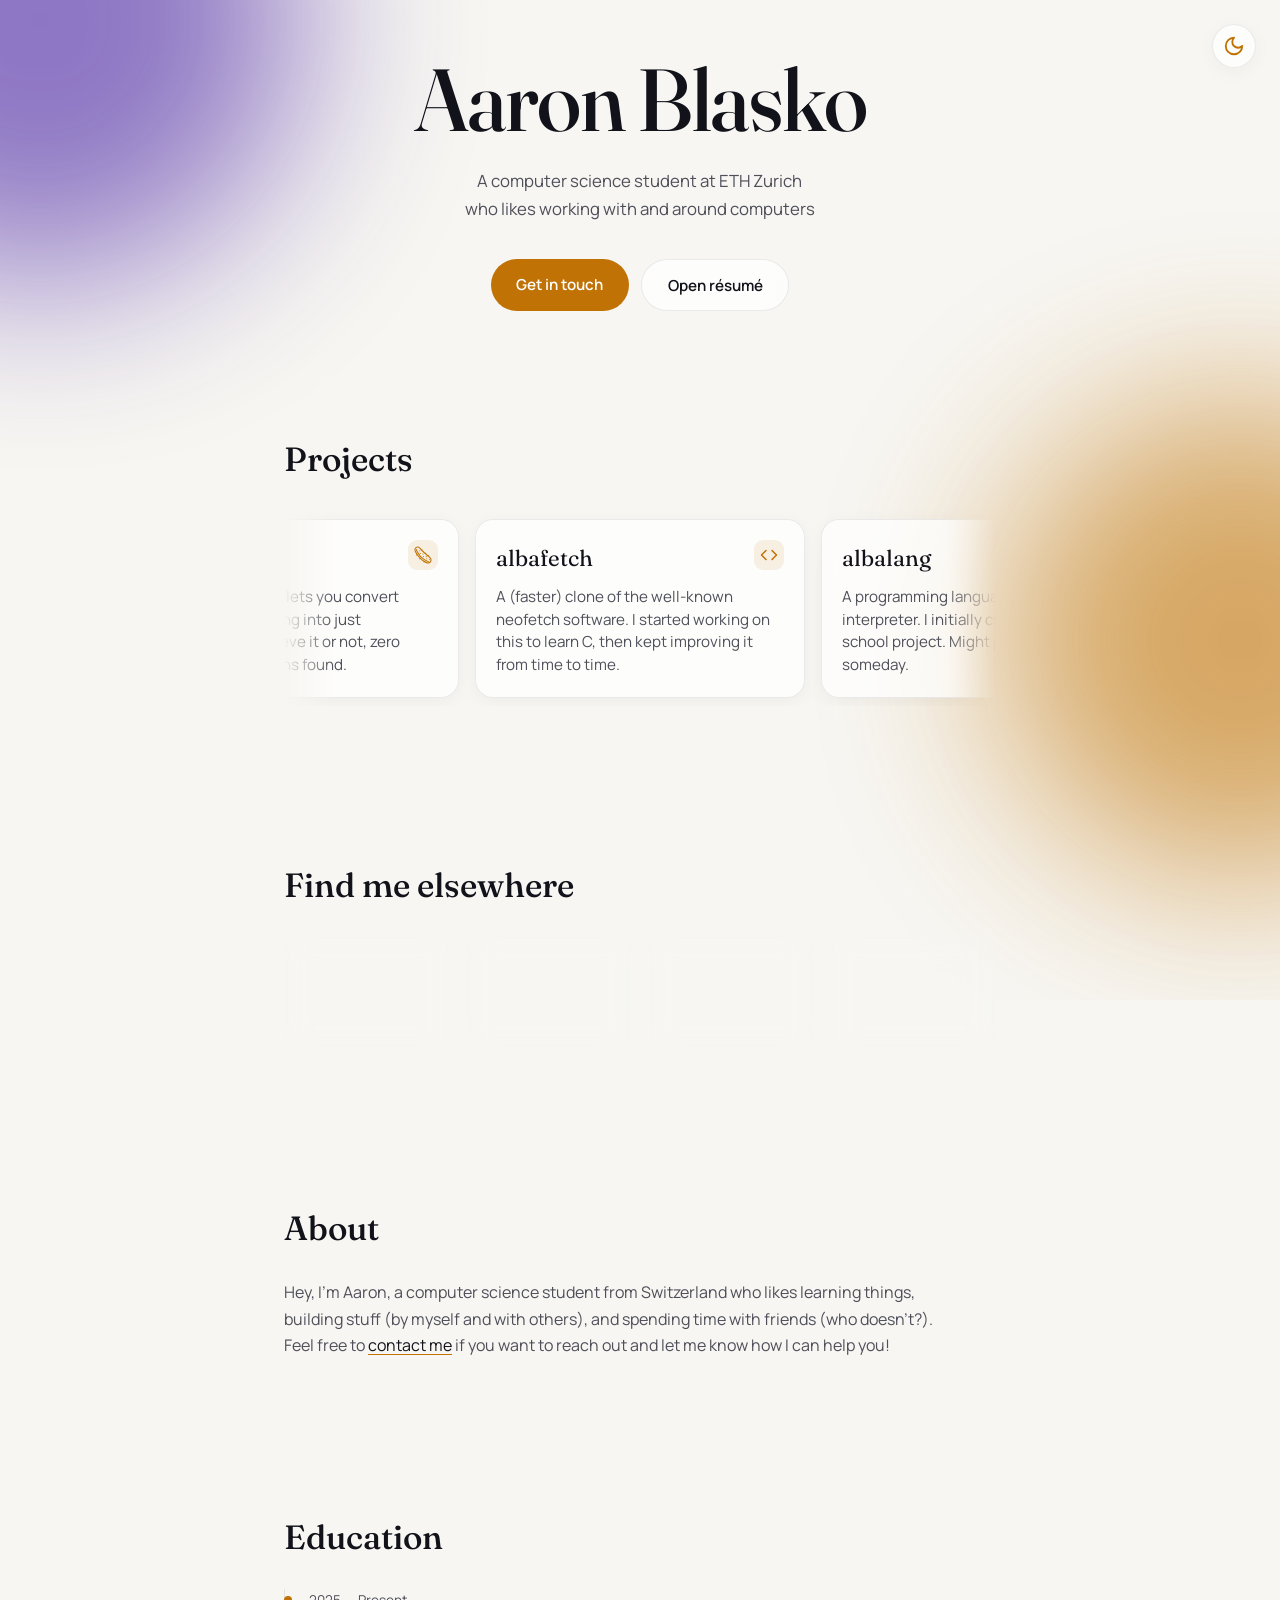
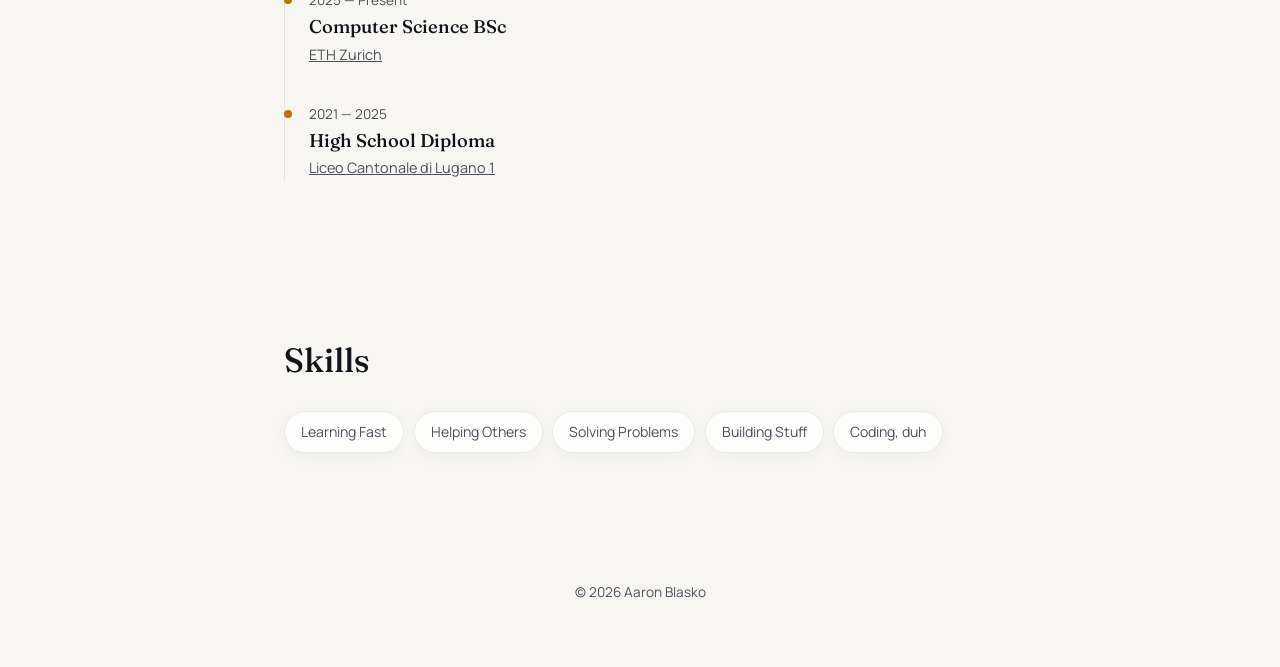
<file: index.html>
<!DOCTYPE html>
<html lang="en">
<head>
<meta charset="UTF-8" />
<meta name="viewport" content="width=device-width, initial-scale=1.0" />
<meta name="color-scheme" content="dark">
<title>Aaron Blasko</title>
<link rel="icon" type="image/x-icon" href="assets/favicon.png">

<link rel="preconnect" href="https://fonts.googleapis.com" />
<link rel="preconnect" href="https://fonts.gstatic.com" crossorigin />
<link
  href="https://fonts.googleapis.com/css2?family=Fraunces:opsz,wght@9..144,400;9..144,500;9..144,600&family=Manrope:wght@400;500;600;700&display=swap"
  rel="stylesheet"
/>
<link rel="stylesheet" href="style.css" />
<script>
  (function() {
    const savedTheme = localStorage.getItem('theme');
    const systemPrefersLight = window.matchMedia('(prefers-color-scheme: light)').matches;
    const theme = savedTheme || (systemPrefersLight ? 'light' : 'dark');
    document.documentElement.setAttribute('data-theme', theme);
    document.documentElement.style.colorScheme = theme;
  })();
</script>
</head>
<body>

  <!-- Theme toggle button -->
  <button id="theme-toggle" class="theme-toggle" type="button" aria-label="Switch to light mode" title="Switch to light mode">
    <span class="theme-toggle-icon-wrap">
      <svg class="theme-icon icon-sun" viewBox="0 0 24 24" aria-hidden="true">
        <circle cx="12" cy="12" r="4"></circle>
        <path d="M12 2v2"></path>
        <path d="M12 20v2"></path>
        <path d="m4.93 4.93 1.41 1.41"></path>
        <path d="m17.66 17.66 1.41 1.41"></path>
        <path d="M2 12h2"></path>
        <path d="M20 12h2"></path>
        <path d="m6.34 17.66-1.41 1.41"></path>
        <path d="m19.07 4.93-1.41 1.41"></path>
      </svg>
      <svg class="theme-icon icon-moon" viewBox="0 0 24 24" aria-hidden="true">
        <path d="M12 3a6 6 0 0 0 9 9 9 9 0 1 1-9-9Z"></path>
      </svg>
    </span>
  </button>

  <!-- Ambient blurred background blobs -->
  <div class="aurora" aria-hidden="true">
    <div class="blob blob-a"></div>
    <div class="blob blob-b"></div>
  </div>

  <!-- ===== HERO — replace name + tagline ===== -->
  <header class="hero" id="top">
    <div class="hero-inner">
      <h1 class="name" data-reveal>Aaron Blasko</h1>
      <p class="tagline" data-reveal>
        A computer science student at ETH Zurich who likes working with and around computers
      </p>
      <div class="hero-actions">
        <a class="btn-primary" data-reveal href="#links">Get in touch</a>
        <a class="btn-ghost" target="_blank" rel="noopener noreferrer" data-reveal href="https://raw.githubusercontent.com/alba4k/cv/refs/heads/master/english/cv_en.pdf" download>Open résumé</a>
      </div>
    </div>
    <!---
    <button class="scroll-cue" aria-label="Scroll down" id="scrollCue">
      <span></span>
    </button>
  -->
  </header>

  <!-- Shared icon sprite -->
  <svg width="0" height="0" style="position:absolute" aria-hidden="true" focusable="false">
    <symbol id="icon-code" viewBox="0 0 24 24" fill="none" stroke="currentColor" stroke-width="2" stroke-linecap="round" stroke-linejoin="round">
      <polyline points="16 18 22 12 16 6"/>
      <polyline points="8 6 2 12 8 18"/>
    </symbol>
  </svg>

  <main>
    <!-- ===== PORTFOLIO — swap in your own repos ===== -->
    <section class="portfolio" id="portfolio">
      <div class="section-inner">
        <h2 data-reveal>Projects</h2>
        <div class="portfolio-scroll-wrapper">
          <div class="portfolio-scroll">
            <div class="portfolio-track">
              <a class="project-card" target="_blank" rel="noopener noreferrer" href="https://github.com/alba4k/pickle" data-reveal>
                <span class="project-icon">
                  <svg viewBox="0 0 128 128" width="20" height="20" fill="currentColor">
                    <path d="M82.87226,114.98165c-3.1204-1.64582-6.10343-3.25774-8.984-4.90355a3.352,3.352,0,0,1-3.0174,1.92048,3.439,3.439,0,0,1-3.429-3.429,3.402,3.402,0,0,1,.65146-1.92048A138.01878,138.01878,0,0,1,46.04463,90.12145a3.29593,3.29593,0,0,1-2.60583,1.30292,3.439,3.439,0,0,1-3.429-3.429,3.34852,3.34852,0,0,1,1.19988-2.57194A143.4826,143.4826,0,0,1,25.57338,65.981a3.3772,3.3772,0,0,1-2.70883,1.44025,3.439,3.439,0,0,1-3.429-3.429,3.37645,3.37645,0,0,1,2.6745-3.29163c-3.05173-4.80055-6.06913-9.97876-9.08653-15.602C5.23951,31.69089,10.17739,18.24927,18.78413,12.42c7.26948-4.97222,19.71675-5.76057,30.75809,8.29817,2.023,2.22905,3.87486,4.28642,5.69234,6.20647a3.36035,3.36035,0,0,1,5.349,2.7775,3.29079,3.29079,0,0,1-.78839,2.09171c5.96613,6.2408,10.97268,11.07568,16.04746,15.67066a3.26444,3.26444,0,0,1,1.88614-.61712,3.41678,3.41678,0,0,1,3.429,3.429,3.11744,3.11744,0,0,1-.4459,1.57715c2.33205,2.023,4.73232,4.11475,7.26949,6.3438,2.4346,2.126,5.04088,4.389,7.85271,6.85792a3.35963,3.35963,0,0,1,2.46894-1.063,3.41734,3.41734,0,0,1,3.429,3.429,3.34012,3.34012,0,0,1-.82313,2.126c2.023,1.78315,4.08042,3.6693,6.3438,5.69234,13.71584,9.97833,13.75018,24.24307,7.95528,33.26137A22.51334,22.51334,0,0,1,96.41688,118.8565,27.30481,27.30481,0,0,1,82.87226,114.98165Zm.61712-51.60654c-12.89272-11.24735-22.22-19.37385-39.1936-38.23358-5.246-6.68626-10.52678-9.12086-14.98443-9.12086a11.78863,11.78863,0,0,0-6.6867,2.05737c-6.03523,4.11476-9.39553,13.78452-3.66885,23.59161.03389.03434.03389.06823.06822.10256,18.13961,33.77594,35.07885,50.71518,67.1403,67.1742,10.45812,5.96657,19.20219,2.19471,23.24872-4.14909,4.286-6.65192,3.97742-16.66458-6.34376-24.10573a.923.923,0,0,1-.27427-.2399C95.07962,73.45644,88.90749,68.107,83.48938,63.37511ZM101.732,91.42437a3.429,3.429,0,1,0,3.429-3.429A3.43875,3.43875,0,0,0,101.732,91.42437ZM91.3421,100.03111l-.48023-.2399c-30.3122-15.56766-45.5713-30.82676-62.81955-62.92254l-.20556-.37679a9.95331,9.95331,0,0,1-1.57714-6.27514,3.44663,3.44663,0,0,0-2.88051-3.90919,3.397,3.397,0,0,0-3.90919,2.8805,16.60229,16.60229,0,0,0,2.43461,10.73279l.13737.23989C40.00983,73.62766,55.989,89.57256,87.63847,105.86034l.3429.17167A24.45189,24.45189,0,0,0,98.303,108.56962a3.42918,3.42918,0,0,0,0-6.85836A17.6755,17.6755,0,0,1,91.3421,100.03111Zm-6.75536-12.0357a3.429,3.429,0,1,0,3.429-3.429A3.43932,3.43932,0,0,0,84.58674,87.99541Zm-3.429-13.71585a3.429,3.429,0,1,0,3.429-3.4294A3.43932,3.43932,0,0,0,81.15778,74.27956Zm-17.14481,0a3.429,3.429,0,1,0,3.429-3.4294A3.439,3.439,0,0,0,64.013,74.27956ZM60.5836,57.13431a3.42917,3.42917,0,1,0,3.42937-3.429A3.43911,3.43911,0,0,0,60.5836,57.13431Zm-17.1448-3.429a3.429,3.429,0,1,0,3.429-3.429A3.439,3.439,0,0,0,43.4388,53.70535Zm-3.429-17.14525a3.429,3.429,0,1,0,3.429-3.429A3.43874,3.43874,0,0,0,40.00983,36.5601Z"/>
                  </svg>
                </span>
                <span class="project-name">pickle</span>
                <span class="project-desc">
                  This data encoding lets you convert pretty much anything into just
                  "pIcPicpICKle". Believe it or not, zero practical applications found.
                </span>
              </a>

              <a class="project-card" target="_blank" rel="noopener noreferrer" href="https://github.com/alba4k/albafetch" data-reveal>
                <span class="project-icon">
                  <svg width="18" height="18"><use href="#icon-code"/></svg>
                </span>
                <span class="project-name">albafetch</span>
                <span class="project-desc">
                  A (faster) clone of the well-known neofetch software. I started
                  working on this to learn C, then kept improving it from time to time.
                </span>
              </a>

              <a class="project-card" target="_blank" rel="noopener noreferrer" href="https://github.com/alba4k/albalang" data-reveal>
                <span class="project-icon">
                  <svg viewBox="0 0 24 24" width="20" height="20" fill="currentColor">
                    <path d="M12 1 C12.55 1 13.08 1.15 13.55 1.43 L21.02 5.93 C21.63 6.30 22 6.96 22 7.68 V16.32 C22 17.04 21.63 17.70 21.02 18.07 L13.55 22.57 C13.08 22.85 12.55 23 12 23 C11.45 23 10.92 22.85 10.45 22.57 L2.98 18.07 C2.37 17.70 2 17.04 2 16.32 V7.68 C2 6.96 2.37 6.30 2.98 5.93 L10.45 1.43 C10.92 1.15 11.45 1 12 1 Z"/>
                  </svg>
                </span>
                <span class="project-name">albalang</span>
                <span class="project-desc">
                  A programming language and its interpreter. I initially created
                  them as a school project. Might pick it up again someday.
                </span>
              </a>


              <a class="project-card" target="_blank" rel="noopener noreferrer" href="https://github.com/alba4k/albashell" data-reveal>
                <span class="project-icon">
                  <svg viewBox="0 0 24 24" width="20" height="20" fill="currentColor">
                    <path fill-rule="evenodd" d="M4 3 H20 A3 3 0 0 1 23 6 V18 A3 3 0 0 1 20 21 H4 A3 3 0 0 1 1 18 V6 A3 3 0 0 1 4 3 Z M4 4.75 H20 A1.25 1.25 0 0 1 21.25 6 V18 A1.25 1.25 0 0 1 20 19.25 H4 A1.25 1.25 0 0 1 2.75 18 V6 A1.25 1.25 0 0 1 4 4.75 Z M5.6 8.6 L6.9 7.4 L11.5 12 L6.9 16.6 L5.6 15.4 L9 12 Z M12.875 15.25 H17.125 A0.875 0.875 0 0 1 17.125 17 H12.875 A0.875 0.875 0 0 1 12.875 15.25 Z"/>
                  </svg>
                </span>
                <span class="project-name">albashell</span>
                <span class="project-desc">
                  As the name suggests, this is a UNIX-like shell I built in my
                  free time. I wanted to learn Rust, so I did by building this.
                </span>
              </a>
            </div>
          </div>
        </div>
      </div>
    </section>

    <!-- ===== LINKS — edit hrefs + labels, add/remove cards ===== -->
    <section class="links" id="links">
  <div class="section-inner">
    <h2 data-reveal>Find me elsewhere</h2>
    <div class="link-grid">
      <!-- GitHub -->
      <a class="link-card" target="_blank" rel="noopener noreferrer" href="https://github.com/alba4k" data-reveal aria-label="GitHub">
        <span class="link-icon">
          <svg viewBox="0 0 24 24" width="20" height="20" fill="currentColor">
            <path d="M12 2C6.477 2 2 6.484 2 12.017c0 4.425 2.865 8.18 6.839 9.504.5.092.682-.217.682-.483 0-.237-.008-.868-.013-1.703-2.782.605-3.369-1.343-3.369-1.343-.454-1.158-1.11-1.466-1.11-1.466-.908-.62.069-.608.069-.608 1.003.07 1.53 1.032 1.53 1.032.892 1.53 2.341 1.088 2.91.832.092-.647.35-1.088.636-1.338-2.22-.253-4.555-1.113-4.555-4.951 0-1.093.39-1.988 1.029-2.688-.103-.253-.446-1.272.098-2.65 0 0 .84-.27 2.75 1.026A9.564 9.564 0 0112 6.844c.85.004 1.705.115 2.504.337 1.909-1.296 2.747-1.027 2.747-1.027.546 1.379.202 2.398.1 2.651.64.7 1.028 1.595 1.028 2.688 0 3.848-2.339 4.695-4.566 4.943.359.309.678.92.678 1.855 0 1.338-.012 2.419-.012 2.747 0 .268.18.58.688.482A10.019 10.019 0 0022 12.017C22 6.484 17.522 2 12 2z"/>
          </svg>
        </span>
        <span class="link-label">GitHub</span>
      </a>

      <!-- LinkedIn -->
      <a class="link-card" target="_blank" rel="noopener noreferrer" href="https://www.linkedin.com/in/aaron-blasko" data-reveal aria-label="LinkedIn">
        <span class="link-icon">
          <svg viewBox="0 0 24 24" width="20" height="20" fill="currentColor">
            <path d="M19 3a2 2 0 0 1 2 2v14a2 2 0 0 1-2 2H5a2 2 0 0 1-2-2V5a2 2 0 0 1 2-2h14m-.5 15.5v-5.3a3.26 3.26 0 0 0-3.26-3.26c-.85 0-1.84.52-2.28 1.3v-1.11h-2.79v8.37h2.79v-4.93c0-.77.62-1.4 1.39-1.4a1.4 1.4 0 0 1 1.4 1.4v4.93h2.75M6.46 8.76a1.5 1.5 0 0 0 1.5-1.5 1.5 1.5 0 0 0-1.5-1.5 1.5 1.5 0 0 0-1.5 1.5 1.5 1.5 0 0 0 1.5 1.5m1.39 9.74v-8.37H5.07v8.37h2.78z"/>
          </svg>
        </span>
        <span class="link-label">LinkedIn</span>
      </a>

      <!-- X --> <!--
      <a class="link-card" href="#" data-reveal aria-label="X">
        <span class="link-icon">
          <svg viewBox="0 0 24 24" width="20" height="20" fill="currentColor">
            <path d="M18.244 2.25h3.308l-7.227 8.26 8.502 11.24H16.17l-5.214-6.817L4.99 21.75H1.68l7.73-8.835L1.254 2.25H8.08l4.713 6.231zm-1.161 17.52h1.833L7.084 4.126H5.117z"/>
          </svg>
        </span>
        <span class="link-label">X / Twitter</span>
      </a> -->

      <!-- Instagram --> <!--
      <a class="link-card" href="#" data-reveal aria-label="Instagram">
        <span class="link-icon">
          <svg viewBox="0 0 24 24" width="20" height="20" fill="none" stroke="currentColor" stroke-width="2" stroke-linecap="round" stroke-linejoin="round">
            <rect x="2" y="2" width="20" height="20" rx="5" ry="5"/>
            <path d="M16 11.37A4 4 0 1 1 12.63 8 4 4 0 0 1 16 11.37z"/>
            <line x1="17.5" y1="6.5" x2="17.51" y2="6.5"/>
          </svg>
        </span>
        <span class="link-label">Instagram</span>
      </a> -->

      <!-- Email -->
      <a class="link-card" href="mailto:blaskoazzolaaaron@gmail.com" data-reveal aria-label="Email">
        <span class="link-icon">
          <svg viewBox="0 0 24 24" width="20" height="20" fill="none" stroke="currentColor" stroke-width="2" stroke-linecap="round" stroke-linejoin="round">
            <path d="M4 4h16c1.1 0 2 .9 2 2v12c0 1.1-.9 2-2 2H4c-1.1 0-2-.9-2-2V6c0-1.1.9-2 2-2z"/>
            <polyline points="22,6 12,13 2,6"/>
          </svg>
        </span>
        <span class="link-label">Email</span>
      </a>

      <!-- Timezone -->
      <a class="link-card" data-reveal aria-label="Timezone">
        <span class="link-icon">
          <svg viewBox="0 0 24 24" width="20" height="20" fill="none" stroke="currentColor" stroke-width="2" stroke-linecap="round" stroke-linejoin="round">
            <circle cx="12" cy="12" r="10"/>
            <line x1="2" y1="12" x2="22" y2="12"/>
            <path d="M12 2a15.3 15.3 0 0 1 4 10 15.3 15.3 0 0 1-4 10 15.3 15.3 0 0 1-4-10 15.3 15.3 0 0 1 4-10z"/>
          </svg>
        </span>
        <span class="link-label" id="timezone"></span>
      </a>

    </div>
  </div>
</section>

<!-- ===== ABOUT ===== -->
<section class="about" id="about">
  <div class="section-inner">
    <h2 data-reveal>About</h2>
    <p data-reveal>
      Hey, I'm Aaron, a computer science student from Switzerland who likes learning things,
      building stuff (by myself and with others), and spending time with friends (who doesn't?).
      Feel free to <a href="#links">contact me</a> if you want to reach out and let me know 
      how I can help you!
    </p>
  </div>
</section>
    <!-- ===== EDUCATION  ===== -->
    <section class="education" id="education">
      <div class="section-inner">
        <h2 data-reveal>Education</h2>
        <ol class="timeline">
          <li data-reveal>
            <div class="timeline-date">2025 — Present</div>
            <div class="timeline-body">
              <h3>Computer Science BSc</h3>
              <a class="timeline-org" target="_blank" rel="noopener noreferrer" href="https://ethz.ch/en.html">ETH Zurich</a>
              <!--<p>idk what to add.</p>-->
            </div>
          </li>
          <li data-reveal>
            <div class="timeline-date">2021 — 2025</div>
            <div class="timeline-body">
              <h3>High School Diploma</h3>
              <a class="timeline-org" target="_blank" rel="noopener noreferrer" href="https://www.liceolugano1.ti.ch">Liceo Cantonale di Lugano 1</a>
              <!--<p>idk what to add.</p>-->
            </div>
          </li>
        </ol>
      </div>
    </section>

    <!-- ===== SKILLS — swap in your own list ===== -->
    <section class="skills" id="skills">
      <div class="section-inner">
        <h2 data-reveal>Skills</h2>
        <ul class="tag-list" data-reveal>
          <li>Learning Fast</li>
          <li>Helping Others</li>
          <li>Solving Problems</li>
          <li>Building Stuff</li>
          <li>Coding, duh</li>
        </ul>
      </div>
    </section>
  </main>

  <footer class="site-footer">
    <p data-reveal>&copy; <span id="year"></span> Aaron Blasko</p>
  </footer>

  <script src="script.js"></script>
</body>
</html>
</file>
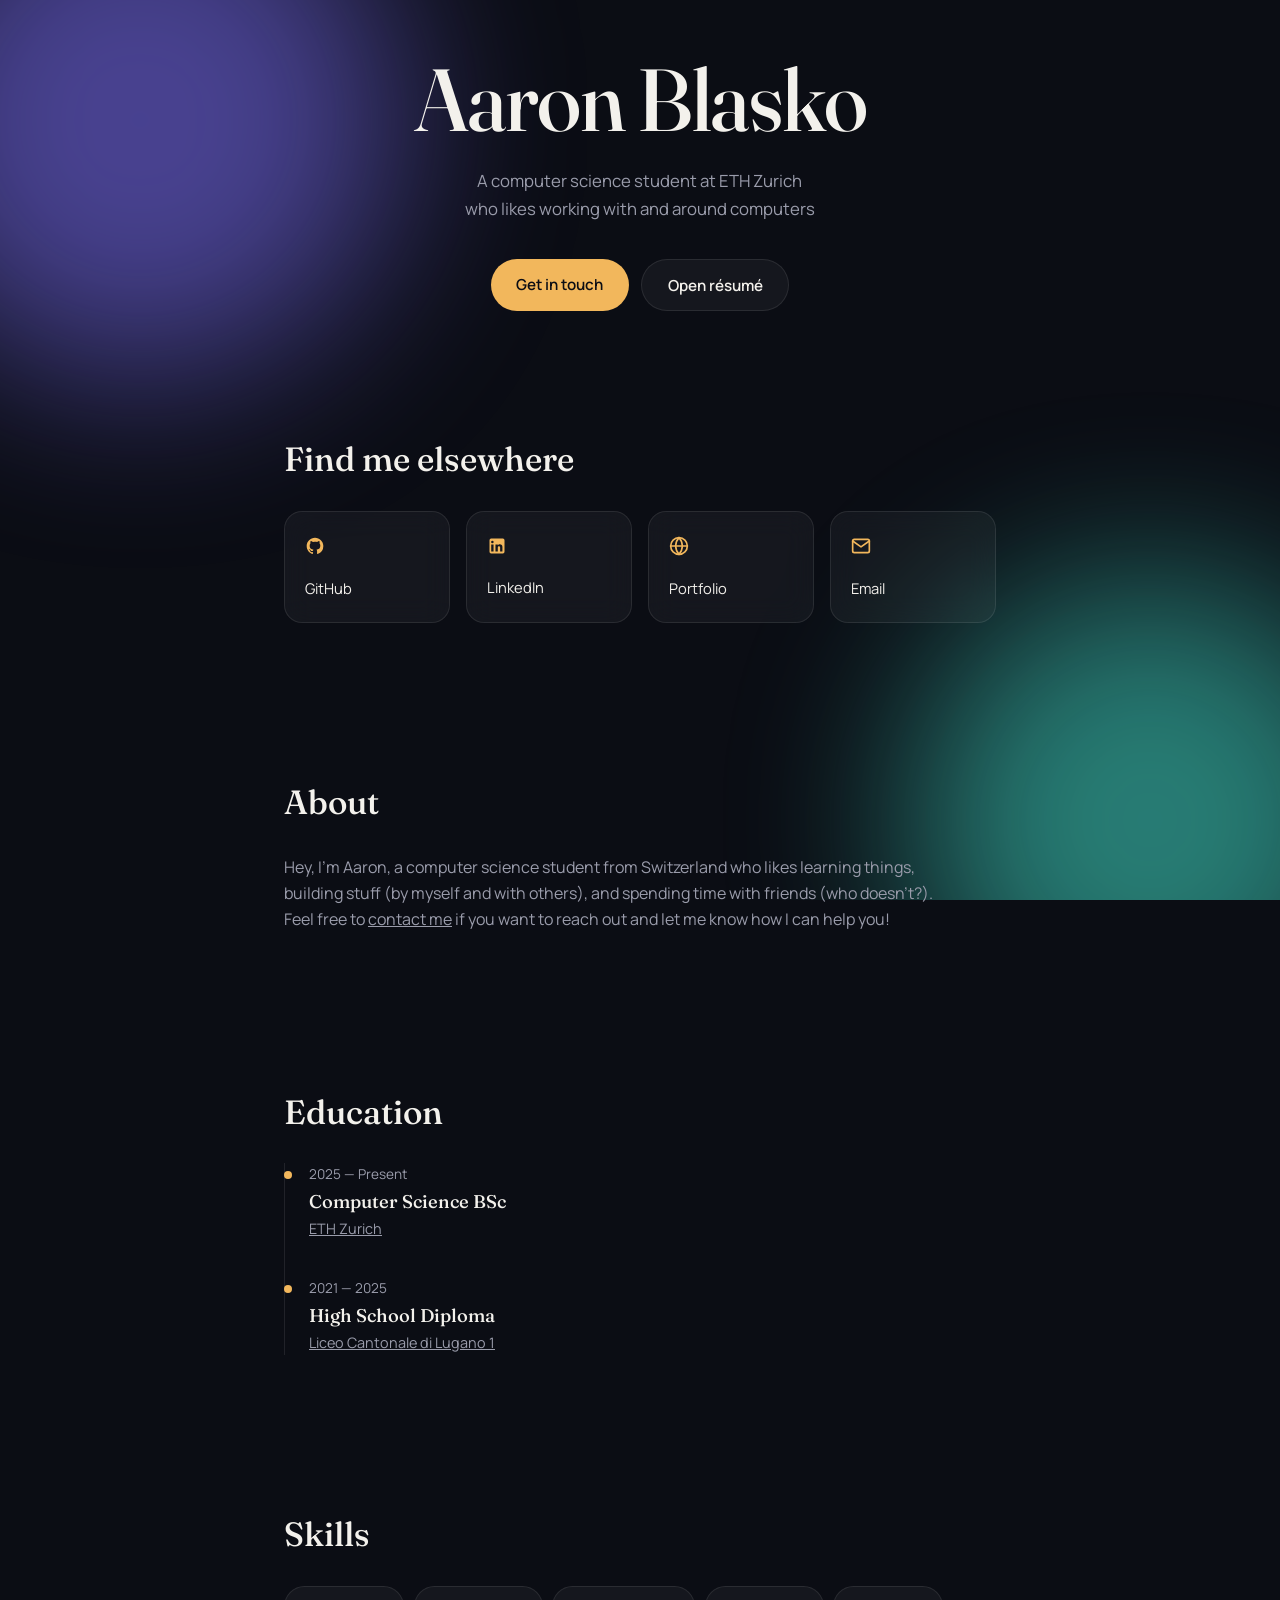
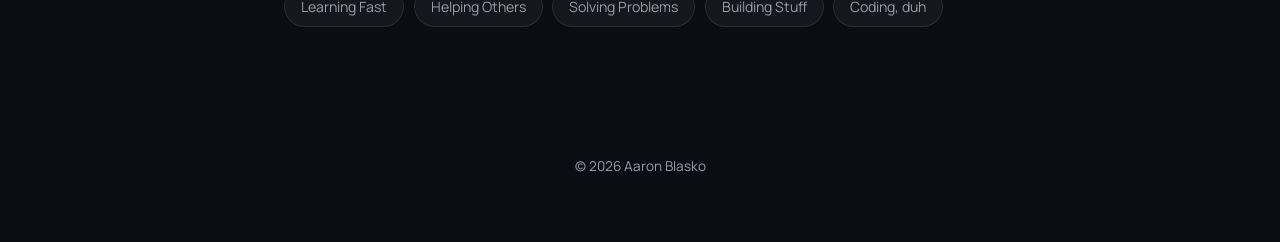
<file: src/index.html>
<!DOCTYPE html>
<html lang="en">
<head>
<meta charset="UTF-8" />
<meta name="viewport" content="width=device-width, initial-scale=1.0" />
<title>Aaron Blasko</title>

<link rel="preconnect" href="https://fonts.googleapis.com" />
<link rel="preconnect" href="https://fonts.gstatic.com" crossorigin />
<link
  href="https://fonts.googleapis.com/css2?family=Fraunces:opsz,wght@9..144,400;9..144,500;9..144,600&family=Manrope:wght@400;500;600;700&display=swap"
  rel="stylesheet"
/>
<link rel="stylesheet" href="style.css" />
</head>
<body>

  <!-- Ambient blurred background blobs -->
  <div class="aurora" aria-hidden="true">
    <div class="blob blob-a"></div>
    <div class="blob blob-b"></div>
  </div>

  <!-- ===== HERO — replace name + tagline ===== -->
  <header class="hero" id="top">
    <div class="hero-inner">
      <h1 class="name" data-reveal>Aaron Blasko</h1>
      <p class="tagline" data-reveal>
        A computer science student at ETH Zurich who likes working with and around computers
      </p>
      <div class="hero-actions" data-reveal>
        <a class="btn-primary" href="#links">Get in touch</a>
        <a class="btn-ghost" href="https://raw.githubusercontent.com/alba4k/cv/refs/heads/master/english/cv_en.pdf" download>Open résumé</a>
      </div>
    </div>
    <!---
    <button class="scroll-cue" aria-label="Scroll down" id="scrollCue">
      <span></span>
    </button>
  -->
  </header>

  <main>
    <!-- ===== LINKS — edit hrefs + labels, add/remove cards ===== -->
    <section class="links" id="links">
  <div class="section-inner">
    <h2>Find me elsewhere</h2>
    <div class="link-grid">
      <!-- GitHub -->
      <a class="link-card" href="https://github.com/alba4k" data-reveal aria-label="GitHub">
        <span class="link-icon">
          <svg viewBox="0 0 24 24" width="20" height="20" fill="currentColor">
            <path d="M12 2C6.477 2 2 6.484 2 12.017c0 4.425 2.865 8.18 6.839 9.504.5.092.682-.217.682-.483 0-.237-.008-.868-.013-1.703-2.782.605-3.369-1.343-3.369-1.343-.454-1.158-1.11-1.466-1.11-1.466-.908-.62.069-.608.069-.608 1.003.07 1.53 1.032 1.53 1.032.892 1.53 2.341 1.088 2.91.832.092-.647.35-1.088.636-1.338-2.22-.253-4.555-1.113-4.555-4.951 0-1.093.39-1.988 1.029-2.688-.103-.253-.446-1.272.098-2.65 0 0 .84-.27 2.75 1.026A9.564 9.564 0 0112 6.844c.85.004 1.705.115 2.504.337 1.909-1.296 2.747-1.027 2.747-1.027.546 1.379.202 2.398.1 2.651.64.7 1.028 1.595 1.028 2.688 0 3.848-2.339 4.695-4.566 4.943.359.309.678.92.678 1.855 0 1.338-.012 2.419-.012 2.747 0 .268.18.58.688.482A10.019 10.019 0 0022 12.017C22 6.484 17.522 2 12 2z"/>
          </svg>
        </span>
        <span class="link-label">GitHub</span>
      </a>

      <!-- LinkedIn -->
      <a class="link-card" href="https://www.linkedin.com/in/aaron-blasko" data-reveal aria-label="LinkedIn">
        <span class="link-icon">
          <svg viewBox="0 0 24 24" width="20" height="20" fill="currentColor">
            <path d="M19 3a2 2 0 0 1 2 2v14a2 2 0 0 1-2 2H5a2 2 0 0 1-2-2V5a2 2 0 0 1 2-2h14m-.5 15.5v-5.3a3.26 3.26 0 0 0-3.26-3.26c-.85 0-1.84.52-2.28 1.3v-1.11h-2.79v8.37h2.79v-4.93c0-.77.62-1.4 1.39-1.4a1.4 1.4 0 0 1 1.4 1.4v4.93h2.75M6.46 8.76a1.5 1.5 0 0 0 1.5-1.5 1.5 1.5 0 0 0-1.5-1.5 1.5 1.5 0 0 0-1.5 1.5 1.5 1.5 0 0 0 1.5 1.5m1.39 9.74v-8.37H5.07v8.37h2.78z"/>
          </svg>
        </span>
        <span class="link-label">LinkedIn</span>
      </a>

      <!-- X --> <!--
      <a class="link-card" href="#" data-reveal aria-label="X">
        <span class="link-icon">
          <svg viewBox="0 0 24 24" width="20" height="20" fill="currentColor">
            <path d="M18.244 2.25h3.308l-7.227 8.26 8.502 11.24H16.17l-5.214-6.817L4.99 21.75H1.68l7.73-8.835L1.254 2.25H8.08l4.713 6.231zm-1.161 17.52h1.833L7.084 4.126H5.117z"/>
          </svg>
        </span>
        <span class="link-label">X / Twitter</span>
      </a> -->

      <!-- Instagram --> <!--
      <a class="link-card" href="#" data-reveal aria-label="Instagram">
        <span class="link-icon">
          <svg viewBox="0 0 24 24" width="20" height="20" fill="none" stroke="currentColor" stroke-width="2" stroke-linecap="round" stroke-linejoin="round">
            <rect x="2" y="2" width="20" height="20" rx="5" ry="5"/>
            <path d="M16 11.37A4 4 0 1 1 12.63 8 4 4 0 0 1 16 11.37z"/>
            <line x1="17.5" y1="6.5" x2="17.51" y2="6.5"/>
          </svg>
        </span>
        <span class="link-label">Instagram</span>
      </a> -->

      <!-- Portfolio (Globe) -->
      <a class="link-card" href="https://alba4k.is-a.dev" data-reveal aria-label="Portfolio">
        <span class="link-icon">
          <svg viewBox="0 0 24 24" width="20" height="20" fill="none" stroke="currentColor" stroke-width="2" stroke-linecap="round" stroke-linejoin="round">
            <circle cx="12" cy="12" r="10"/>
            <line x1="2" y1="12" x2="22" y2="12"/>
            <path d="M12 2a15.3 15.3 0 0 1 4 10 15.3 15.3 0 0 1-4 10 15.3 15.3 0 0 1-4-10 15.3 15.3 0 0 1 4-10z"/>
          </svg>
        </span>
        <span class="link-label">Portfolio</span>
      </a>

      <!-- Email -->
      <a class="link-card" href="mailto:blaskoazzolaaaron@gmail.com" data-reveal aria-label="Email">
        <span class="link-icon">
          <svg viewBox="0 0 24 24" width="20" height="20" fill="none" stroke="currentColor" stroke-width="2" stroke-linecap="round" stroke-linejoin="round">
            <path d="M4 4h16c1.1 0 2 .9 2 2v12c0 1.1-.9 2-2 2H4c-1.1 0-2-.9-2-2V6c0-1.1.9-2 2-2z"/>
            <polyline points="22,6 12,13 2,6"/>
          </svg>
        </span>
        <span class="link-label">Email</span>
      </a>
    </div>
  </div>
</section>

<!-- ===== ABOUT ===== -->
<section class="about" id="about">
  <div class="section-inner">
    <h2>About</h2>
    <p data-reveal>
      Hey, I'm Aaron, a computer science student from Switzerland who likes learning things,
      building stuff (by myself and with others), and spending time with friends (who doesn't?).
      Feel free to <a href="#links">contact me</a> if you want to reach out and let me know 
      how I can help you!
    </p>
  </div>
</section>
    <!-- ===== EDUCATION  ===== -->
    <section class="education" id="education">
      <div class="section-inner">
        <h2>Education</h2>
        <ol class="timeline">
          <li data-reveal>
            <div class="timeline-date">2025 — Present</div>
            <div class="timeline-body">
              <h3>Computer Science BSc</h3>
              <a class="timeline-org" href="https://ethz.ch/en.html">ETH Zurich</a>
              <!--<p>idk what to add.</p>-->
            </div>
          </li>
          <li data-reveal>
            <div class="timeline-date">2021 — 2025</div>
            <div class="timeline-body">
              <h3>High School Diploma</h3>
              <a class="timeline-org" href="https://www.liceolugano1.ti.ch">Liceo Cantonale di Lugano 1</a>
              <!--<p>idk what to add.</p>-->
            </div>
          </li>
        </ol>
      </div>
    </section>

    <!-- ===== SKILLS — swap in your own list ===== -->
    <section class="skills" id="skills">
      <div class="section-inner">
        <h2>Skills</h2>
        <ul class="tag-list" data-reveal>
          <li>Learning Fast</li>
          <li>Helping Others</li>
          <li>Solving Problems</li>
          <li>Building Stuff</li>
          <li>Coding, duh</li>
        </ul>
      </div>
    </section>
  </main>

  <footer class="site-footer">
    <p>&copy; <span id="year"></span> Aaron Blasko</p>
  </footer>

  <script src="script.js"></script>
</body>
</html>
</file>
<file: style.css>
/* ============ Design tokens — edit these to reskin the whole site ============ */
:root {
  --ink: #000000;
  --panel: rgba(255, 255, 255, 0.045);
  --panel-border: rgba(255, 255, 255, 0.09);
  --card-shadow: none;
  --text-primary: #eadab1;
  --text-muted: #9a9cab;
  --accent: #f2b75c;
  --accent-subtle: rgba(242, 183, 92, 0.12);
  --btn-primary-text: #0b0d14;
  --aurora-violet: #6940d1;
  --aurora-teal: #f2b75c;
  --blob-opacity: 0.55;
  --portfolio-card-w: 330px;

  --serif: "Fraunces", Georgia, serif;
  --sans: "Manrope", system-ui, -apple-system, "Segoe UI", sans-serif;

  --radius: 18px;
  --content-width: 760px;
  color-scheme: dark;
}

[data-theme="light"] {
  --ink: #f7f6f2;
  --panel: rgba(255, 255, 255, 0.72);
  --panel-border: rgba(20, 22, 35, 0.08);
  --card-shadow: 0 4px 20px -2px rgba(20, 22, 35, 0.05);
  --text-primary: #12131a;
  --text-muted: #4e4f59;
  --accent: #c07204;
  --accent-subtle: rgba(192, 114, 4, 0.1);
  --btn-primary-text: #ffffff;
  --aurora-violet: #4722a5;
  --aurora-teal: #c07204;
  --blob-opacity: 0.6;
  color-scheme: light;
}

* {
  box-sizing: border-box;
}
html {
  scroll-behavior: smooth;
}
body {
  margin: 0;
  background: var(--ink);
  color: var(--text-primary);
  font-family: var(--sans);
  line-height: 1.65;
  overflow-x: hidden;
  transition: background-color 0.45s cubic-bezier(0.4, 0, 0.2, 1),
              color 0.45s cubic-bezier(0.4, 0, 0.2, 1);
}
h1,
h2,
h3 {
  font-family: var(--serif);
  font-weight: 500;
  line-height: 1.15;
  margin: 0;
}
p {
  margin: 0;
}
a {
  color: inherit;
}

/* ============ Ambient background ============ */
.aurora {
  position: fixed;
  top: -100px;
  left: -100px;
  /* Extends beyond the screen by 200px so Samsung Internet's navbar 
     expansion never reveals an unrendered gap */
  width: calc(100vw + 200px);
  height: calc(100lvh + 200px);
  z-index: -1;
  overflow: hidden;
  pointer-events: none;
  /* Tell the compositor this layer moves dynamically with viewport scale */
  contain: paint;
}
.blob {
  position: absolute;
  border-radius: 50%;
  filter: blur(90px);
  opacity: var(--blob-opacity, 0.55);
  transition: background-color 0.6s cubic-bezier(0.4, 0, 0.2, 1),
              opacity 0.6s cubic-bezier(0.4, 0, 0.2, 1);
}
.blob-a {
  width: 520px;
  height: 520px;
  background: var(--aurora-violet);
  top: -140px;
  left: -120px;
  animation: drift-a 15s ease-in-out infinite;
  transition: background-color 0.6s cubic-bezier(0.4, 0, 0.2, 1);
}
.blob-b {
  width: 480px;
  height: 480px;
  background: var(--aurora-teal) !important;
  /* Driven by locked pixel coordinate */
  top: var(--blob-b-top, 500px);
  right: -100px;
  animation: drift-b 10s ease-in-out infinite;
  /* Smooth glide if JavaScript updates the variable */
  transition: top 0.8s cubic-bezier(0.16, 1, 0.3, 1),
              background-color 0.6s cubic-bezier(0.4, 0, 0.2, 1);
}
@keyframes drift-a {
  0%,
  100% {
    transform: translate(0, 0);
  }
  50% {
    transform: translate(60px, 80px);
  }
}
@keyframes drift-b {
  0%,
  100% {
    transform: translate(0, 0);
  }
  50% {
    transform: translate(-70px, -50px);
  }
}

/* ============ Hero ============ */
.hero {
  position: relative;
  min-height: 40vh;
  display: flex;
  flex-direction: column;
  align-items: center;
  justify-content: center;
  text-align: center;
  padding: 2rem;
}
.hero-inner {
  max-width: 620px;
}
.name {
  font-size: clamp(2.75rem, 8vw, 5.5rem);
  letter-spacing: -0.02em;
}
.tagline {
  margin-top: 1.1rem;
  max-width: 36ch;
  margin-left: auto;
  margin-right: auto;
  color: var(--text-muted);
  font-size: 1.05rem;
}
.hero-actions {
  margin-top: 2.25rem;
  display: flex;
  gap: 0.75rem;
  flex-wrap: wrap;
  justify-content: center;
}
.btn-primary,
.btn-ghost {
  padding: 0.8rem 1.6rem;
  border-radius: 999px;
  font-weight: 600;
  font-size: 0.95rem;
  text-decoration: none;
  transition: transform 0.25s ease,
              border-color 0.45s cubic-bezier(0.4, 0, 0.2, 1),
              background-color 0.45s cubic-bezier(0.4, 0, 0.2, 1),
              color 0.45s cubic-bezier(0.4, 0, 0.2, 1);
}
.btn-primary {
  background: var(--accent);
  color: var(--btn-primary-text, var(--ink));
}
.btn-primary:hover {
  transform: translateY(-2px);
}
.btn-ghost {
  border: 1px solid var(--panel-border);
  background: var(--panel);
  color: var(--text-primary);
  backdrop-filter: blur(12px);
  -webkit-backdrop-filter: blur(12px);
}
.btn-ghost:hover {
  border-color: var(--accent);
}

.scroll-cue {
  position: absolute;
  bottom: 2.5rem;
  background: none;
  border: none;
  cursor: pointer;
  padding: 0.5rem;
}
.scroll-cue span {
  display: block;
  width: 1px;
  height: 36px;
  background: var(--text-muted);
  animation: pulse-line 1.8s ease-in-out infinite;
}
@keyframes pulse-line {
  0%,
  100% {
    opacity: 0.3;
    transform: scaleY(0.8);
  }
  50% {
    opacity: 1;
    transform: scaleY(1);
  }
}

/* ============ Shared section layout ============ */
.section-inner {
  max-width: var(--content-width);
  margin: 0 auto;
  padding: 5rem 1.5rem;
}
h2 {
  font-size: clamp(1.6rem, 3.5vw, 2.1rem);
  margin-bottom: 2rem;
}

/* ============ Portfolio ============ */
.portfolio-scroll-wrapper {
  position: relative;
  mask-image: linear-gradient(
    to right,
    transparent 0%,
    black 50px,
    black calc(100% - 50px),
    transparent 100%
  );
  -webkit-mask-image: linear-gradient(
    to right,
    transparent 0%,
    black 50px,
    black calc(100% - 50px),
    transparent 100%
  );
}
.portfolio-scroll {
  container-type: inline-size;
  overflow-x: auto;
  overflow-y: hidden;
  scrollbar-width: none;
  -webkit-overflow-scrolling: touch;
  scroll-snap-type: x proximity;
}
.portfolio-scroll::-webkit-scrollbar {
  display: none;
}
.portfolio-track {
  display: flex;
  gap: 1rem;
  width: max-content;
  padding-top: 0.5rem;
  padding-bottom: 0.5rem;

  padding-left: calc(50cqw - var(--portfolio-card-w)/2);
  padding-right: calc(50cqw - var(--portfolio-card-w)/2);
}
.project-card {
  position: relative;
  flex: 0 0 auto;
  scroll-snap-align: center;
  width: var(--portfolio-card-w);
  display: flex;
  flex-direction: column;
  gap: 0.55rem;
  padding: 1.25rem;
  border-radius: var(--radius);
  border: 1px solid var(--panel-border);
  background: var(--panel);
  box-shadow: var(--card-shadow, none);
  text-decoration: none;
  transition: transform 0.3s ease,
              border-color 0.45s cubic-bezier(0.4, 0, 0.2, 1),
              background-color 0.45s cubic-bezier(0.4, 0, 0.2, 1),
              box-shadow 0.45s cubic-bezier(0.4, 0, 0.2, 1);
}
@supports not (-moz-appearance: none) {
  .project-card {
    backdrop-filter: blur(14px);
    -webkit-backdrop-filter: blur(14px);
  }
}
.project-card:hover {
  transform: translateY(-4px);
  border-color: var(--accent);
}
.project-icon {
  position: absolute;
  top: 20px;
  right: 20px; 
  display: flex;
  align-items: center;
  justify-content: center;
  width: 30px;
  height: 30px;
  border-radius: 9px;
  background: var(--accent-subtle);
  color: var(--accent);
  transition: background-color 0.45s cubic-bezier(0.4, 0, 0.2, 1),
              color 0.45s cubic-bezier(0.4, 0, 0.2, 1);
}
.project-name {
  font-family: var(--serif);
  font-size: 1.4rem;
  color: var(--text-primary);
}
.project-desc {
  font-size: 0.95rem;
  color: var(--text-muted);
  line-height: 1.5;
}

/* ============ Links grid ============ */
.link-grid {
  display: grid;
  grid-template-columns: repeat(auto-fit, minmax(150px, 1fr));
  gap: 1rem;
}
.link-card {
  display: flex;
  flex-direction: column;
  gap: 0.6rem;
  align-items: flex-start;
  padding: 1.4rem 1.25rem;
  border-radius: var(--radius);
  border: 1px solid var(--panel-border);
  background: var(--panel);
  box-shadow: var(--card-shadow, none);
  backdrop-filter: blur(14px);
  -webkit-backdrop-filter: blur(14px);
  text-decoration: none;
  transition: transform 0.3s ease,
              border-color 0.45s cubic-bezier(0.4, 0, 0.2, 1),
              background-color 0.45s cubic-bezier(0.4, 0, 0.2, 1),
              box-shadow 0.45s cubic-bezier(0.4, 0, 0.2, 1);
}
.link-card:hover {
  transform: translateY(-4px);
  border-color: var(--accent);
}
.link-icon {
  font-family: var(--serif);
  font-size: 1.2rem;
  color: var(--accent);
  transition: color 0.45s cubic-bezier(0.4, 0, 0.2, 1);
}
.link-label {
  font-size: 0.92rem;
  color: var(--text-primary);
  transition: color 0.45s cubic-bezier(0.4, 0, 0.2, 1);
}

/* ============ About ============ */
.about p {
  max-width: 68ch;
  color: var(--text-muted);
}
.about a {
  color: var(--text-primary);
  text-decoration: underline;
  text-decoration-color: var(--accent);
  text-underline-offset: 3px;
  transition: color 0.25s ease, text-decoration-color 0.25s ease;
}
.about a:hover {
  color: var(--accent);
}

/* ============ Education timeline ============ */
.timeline {
  list-style: none;
  margin: 0;
  padding-left: 1.5rem;
  border-left: 1px solid var(--panel-border);
  display: flex;
  flex-direction: column;
  gap: 2.25rem;
  transition: border-color 0.45s cubic-bezier(0.4, 0, 0.2, 1);
}
.timeline li {
  position: relative;
}
.timeline li::before {
  content: "";
  position: absolute;
  left: -1.56rem;
  top: 0.45rem;
  width: 8px;
  height: 8px;
  border-radius: 50%;
  background: var(--accent);
  transition: background-color 0.45s cubic-bezier(0.4, 0, 0.2, 1);
}
.timeline-date {
  color: var(--text-muted);
  font-size: 0.85rem;
  margin-bottom: 0.3rem;
  transition: color 0.45s cubic-bezier(0.4, 0, 0.2, 1);
}
.timeline-body h3 {
  font-size: 1.15rem;
  margin-bottom: 0.2rem;
  transition: color 0.45s cubic-bezier(0.4, 0, 0.2, 1);
}
.timeline-org {
  color: var(--text-muted);
  font-size: 0.9rem;
  margin-bottom: 0.5rem;
  transition: color 0.25s ease;
}
.timeline-org:hover {
  color: var(--accent);
}
.timeline-body p:last-child {
  max-width: 60ch;
}

/* ============ Skills ============ */
.tag-list {
  list-style: none;
  margin: 0;
  padding: 0;
  display: flex;
  flex-wrap: wrap;
  gap: 0.6rem;
}
.tag-list li {
  padding: 0.5rem 1rem;
  border-radius: 999px;
  border: 1px solid var(--panel-border);
  background: var(--panel);
  font-size: 0.88rem;
  color: var(--text-muted);
  box-shadow: var(--card-shadow, none);
  transition: background-color 0.45s cubic-bezier(0.4, 0, 0.2, 1),
              border-color 0.45s cubic-bezier(0.4, 0, 0.2, 1),
              color 0.45s cubic-bezier(0.4, 0, 0.2, 1),
              box-shadow 0.45s cubic-bezier(0.4, 0, 0.2, 1);
}

/* ============ Footer ============ */
.site-footer {
  text-align: center;
  padding: 3rem 1.5rem 4rem;
  color: var(--text-muted);
  font-size: 0.85rem;
  transition: color 0.45s cubic-bezier(0.4, 0, 0.2, 1);
}

/* ============ Global Color Transitions ============ */
h1, h2, h3, p {
  transition: color 0.45s cubic-bezier(0.4, 0, 0.2, 1);
}

/* ============ Theme toggle button ============ */
.theme-toggle {
  position: fixed;
  top: 1.5rem;
  right: 1.5rem;
  width: 44px;
  height: 44px;
  border-radius: 50%;
  padding: 0;
  margin: 0;
  display: inline-flex;
  align-items: center;
  justify-content: center;
  background: var(--panel);
  border: 1px solid var(--panel-border);
  color: var(--accent);
  cursor: pointer;
  z-index: 100;
  backdrop-filter: blur(14px);
  -webkit-backdrop-filter: blur(14px);
  box-shadow: var(--card-shadow, 0 4px 16px rgba(0, 0, 0, 0.12));
  transition: transform 0.25s cubic-bezier(0.34, 1.56, 0.64, 1),
              border-color 0.45s cubic-bezier(0.4, 0, 0.2, 1),
              background-color 0.45s cubic-bezier(0.4, 0, 0.2, 1),
              box-shadow 0.45s cubic-bezier(0.4, 0, 0.2, 1),
              color 0.45s cubic-bezier(0.4, 0, 0.2, 1);
}

.theme-toggle:hover {
  transform: scale(1.08);
  border-color: var(--accent);
  box-shadow: 0 0 18px color-mix(in srgb, var(--accent) 35%, transparent);
}

.theme-toggle:active {
  transform: scale(0.92);
}

.theme-toggle-icon-wrap {
  position: relative;
  width: 22px;
  height: 22px;
  display: flex;
  align-items: center;
  justify-content: center;
}

.theme-icon {
  position: absolute;
  top: 0;
  left: 0;
  width: 22px;
  height: 22px;
  stroke: currentColor;
  stroke-width: 2;
  stroke-linecap: round;
  stroke-linejoin: round;
  fill: none;
  pointer-events: none;
  transition: transform 0.5s cubic-bezier(0.34, 1.56, 0.64, 1),
              opacity 0.4s cubic-bezier(0.4, 0, 0.2, 1);
}

/* Dark mode (default): Sun is shown so user can switch to light mode */
.icon-sun {
  transform: rotate(0deg) scale(1);
  opacity: 1;
}

.icon-moon {
  transform: rotate(-90deg) scale(0);
  opacity: 0;
}

/* Light mode: Moon is shown so user can switch to dark mode */
[data-theme="light"] .icon-sun {
  transform: rotate(90deg) scale(0);
  opacity: 0;
}

[data-theme="light"] .icon-moon {
  transform: rotate(0deg) scale(1);
  opacity: 1;
}

/* ============ Scroll-reveal: blur → sharp ============ */
[data-reveal] {
  opacity: 0;
  filter: blur(10px);
  transform: translateY(14px);
  transition: opacity 0.8s ease, filter 0.8s ease, transform 0.8s ease;
}
[data-reveal].is-visible {
  opacity: 1;
  filter: blur(0);
  transform: translateY(0);
}

.btn-primary:hover {
  transform: translateY(-2px);
}
.project-card:hover,
.link-card:hover {
  transform: translateY(-4px);
}

/* ============ Accessibility: respect reduced motion ============ */
@media (prefers-reduced-motion: reduce) {
  html {
    scroll-behavior: auto;
  }
  .blob,
  .scroll-cue span {
    animation: none;
  }
  [data-reveal] {
    transition: none;
    opacity: 1;
    filter: none;
    transform: none;
  }
  body,
  .btn-primary,
  .btn-ghost,
  .project-card,
  .link-card,
  .tag-list li,
  .blob,
  .theme-toggle,
  .theme-icon {
    transition: none !important;
  }
}

/* ============ Mobile ============ */
@media (max-width: 640px) {
  :root {
    --portfolio-card-w: 230px;
  }
  .theme-toggle {
    top: 1rem;
    right: 1rem;
    width: 40px;
    height: 40px;
  }
  .theme-toggle-icon-wrap,
  .theme-icon {
    width: 20px;
    height: 20px;
  }
  .section-inner {
    padding: 3.5rem 1.25rem;
  }
  .blob {
    filter: blur(70px);
  }
  .project-card {
    width: var(--portfolio-card-w);
  }
}

/* Visible keyboard focus */
a:focus-visible,
button:focus-visible {
  outline: 2px solid var(--accent);
  outline-offset: 3px;
}
</file>
<file: src/style.css>
/* ============ Design tokens — edit these to reskin the whole site ============ */
:root {
  --ink: #0b0d14;
  --panel: rgba(255, 255, 255, 0.045);
  --panel-border: rgba(255, 255, 255, 0.09);
  --text-primary: #f3f1ec;
  --text-muted: #9a9cab;
  --accent: #f2b75c;
  --aurora-violet: #7b6ef6;
  --aurora-teal: #3fd9c4;

  --serif: "Fraunces", Georgia, serif;
  --sans: "Manrope", system-ui, -apple-system, "Segoe UI", sans-serif;

  --radius: 18px;
  --content-width: 760px;
}

* {
  box-sizing: border-box;
}
html {
  scroll-behavior: smooth;
}
body {
  margin: 0;
  background: var(--ink);
  color: var(--text-primary);
  font-family: var(--sans);
  line-height: 1.65;
  overflow-x: hidden;
}
h1,
h2,
h3 {
  font-family: var(--serif);
  font-weight: 500;
  line-height: 1.15;
  margin: 0;
}
p {
  margin: 0;
}
a {
  color: inherit;
}

/* ============ Ambient background ============ */
.aurora {
  position: fixed;
  inset: 0;
  z-index: -1;
  overflow: hidden;
}
.blob {
  position: absolute;
  border-radius: 50%;
  filter: blur(90px);
  opacity: 0.55;
}
.blob-a {
  width: 520px;
  height: 520px;
  background: var(--aurora-violet);
  top: -140px;
  left: -120px;
  animation: drift-a 26s ease-in-out infinite;
}
.blob-b {
  width: 480px;
  height: 480px;
  background: var(--aurora-teal);
  bottom: -160px;
  right: -110px;
  animation: drift-b 32s ease-in-out infinite;
}
@keyframes drift-a {
  0%,
  100% {
    transform: translate(0, 0);
  }
  50% {
    transform: translate(60px, 80px);
  }
}
@keyframes drift-b {
  0%,
  100% {
    transform: translate(0, 0);
  }
  50% {
    transform: translate(-70px, -50px);
  }
}

/* ============ Hero ============ */
.hero {
  position: relative;
  min-height: 40vh;
  display: flex;
  flex-direction: column;
  align-items: center;
  justify-content: center;
  text-align: center;
  padding: 2rem;
}
.hero-inner {
  max-width: 620px;
}
.name {
  font-size: clamp(2.75rem, 8vw, 5.5rem);
  letter-spacing: -0.02em;
}
.tagline {
  margin-top: 1.1rem;
  max-width: 36ch;
  margin-left: auto;
  margin-right: auto;
  color: var(--text-muted);
  font-size: 1.05rem;
}
.hero-actions {
  margin-top: 2.25rem;
  display: flex;
  gap: 0.75rem;
  flex-wrap: wrap;
  justify-content: center;
}
.btn-primary,
.btn-ghost {
  padding: 0.8rem 1.6rem;
  border-radius: 999px;
  font-weight: 600;
  font-size: 0.95rem;
  text-decoration: none;
  transition: transform 0.25s ease, border-color 0.25s ease;
}
.btn-primary {
  background: var(--accent);
  color: var(--ink);
}
.btn-primary:hover {
  transform: translateY(-2px);
}
.btn-ghost {
  border: 1px solid var(--panel-border);
  background: var(--panel);
  backdrop-filter: blur(12px);
  -webkit-backdrop-filter: blur(12px);
}
.btn-ghost:hover {
  border-color: var(--accent);
}

.scroll-cue {
  position: absolute;
  bottom: 2.5rem;
  background: none;
  border: none;
  cursor: pointer;
  padding: 0.5rem;
}
.scroll-cue span {
  display: block;
  width: 1px;
  height: 36px;
  background: var(--text-muted);
  animation: pulse-line 1.8s ease-in-out infinite;
}
@keyframes pulse-line {
  0%,
  100% {
    opacity: 0.3;
    transform: scaleY(0.8);
  }
  50% {
    opacity: 1;
    transform: scaleY(1);
  }
}

/* ============ Shared section layout ============ */
.section-inner {
  max-width: var(--content-width);
  margin: 0 auto;
  padding: 5rem 1.5rem;
}
h2 {
  font-size: clamp(1.6rem, 3.5vw, 2.1rem);
  margin-bottom: 2rem;
}

/* ============ Links grid ============ */
.link-grid {
  display: grid;
  grid-template-columns: repeat(auto-fit, minmax(150px, 1fr));
  gap: 1rem;
}
.link-card {
  display: flex;
  flex-direction: column;
  gap: 0.6rem;
  align-items: flex-start;
  padding: 1.4rem 1.25rem;
  border-radius: var(--radius);
  border: 1px solid var(--panel-border);
  background: var(--panel);
  backdrop-filter: blur(14px);
  -webkit-backdrop-filter: blur(14px);
  text-decoration: none;
  transition: transform 0.3s ease, border-color 0.3s ease;
}
.link-card:hover {
  transform: translateY(-4px);
  border-color: var(--accent);
}
.link-icon {
  font-family: var(--serif);
  font-size: 1.2rem;
  color: var(--accent);
}
.link-label {
  font-size: 0.92rem;
  color: var(--text-primary);
}

/* ============ About ============ */
.about p {
  max-width: 68ch;
  color: var(--text-muted);
}

/* ============ Education timeline ============ */
.timeline {
  list-style: none;
  margin: 0;
  padding-left: 1.5rem;
  border-left: 1px solid var(--panel-border);
  display: flex;
  flex-direction: column;
  gap: 2.25rem;
}
.timeline li {
  position: relative;
}
.timeline li::before {
  content: "";
  position: absolute;
  left: -1.56rem;
  top: 0.45rem;
  width: 8px;
  height: 8px;
  border-radius: 50%;
  background: var(--accent);
}
.timeline-date {
  color: var(--text-muted);
  font-size: 0.85rem;
  margin-bottom: 0.3rem;
}
.timeline-body h3 {
  font-size: 1.15rem;
  margin-bottom: 0.2rem;
}
.timeline-org {
  color: var(--text-muted);
  font-size: 0.9rem;
  margin-bottom: 0.5rem;
}
.timeline-body p:last-child {
  max-width: 60ch;
}

/* ============ Skills ============ */
.tag-list {
  list-style: none;
  margin: 0;
  padding: 0;
  display: flex;
  flex-wrap: wrap;
  gap: 0.6rem;
}
.tag-list li {
  padding: 0.5rem 1rem;
  border-radius: 999px;
  border: 1px solid var(--panel-border);
  background: var(--panel);
  font-size: 0.88rem;
  color: var(--text-muted);
}

/* ============ Footer ============ */
.site-footer {
  text-align: center;
  padding: 3rem 1.5rem 4rem;
  color: var(--text-muted);
  font-size: 0.85rem;
}

/* ============ Scroll-reveal: blur → sharp ============ */
[data-reveal] {
  opacity: 0;
  filter: blur(10px);
  transform: translateY(14px);
  transition: opacity 0.8s ease, filter 0.8s ease, transform 0.8s ease;
}
[data-reveal].is-visible {
  opacity: 1;
  filter: blur(0);
  transform: translateY(0);
}

/* ============ Accessibility: respect reduced motion ============ */
@media (prefers-reduced-motion: reduce) {
  html {
    scroll-behavior: auto;
  }
  .blob,
  .scroll-cue span {
    animation: none;
  }
  [data-reveal] {
    transition: none;
    opacity: 1;
    filter: none;
    transform: none;
  }
}

/* ============ Mobile ============ */
@media (max-width: 640px) {
  .section-inner {
    padding: 3.5rem 1.25rem;
  }
  .blob {
    filter: blur(70px);
  }
}

/* Visible keyboard focus */
a:focus-visible,
button:focus-visible {
  outline: 2px solid var(--accent);
  outline-offset: 3px;
}
</file>
